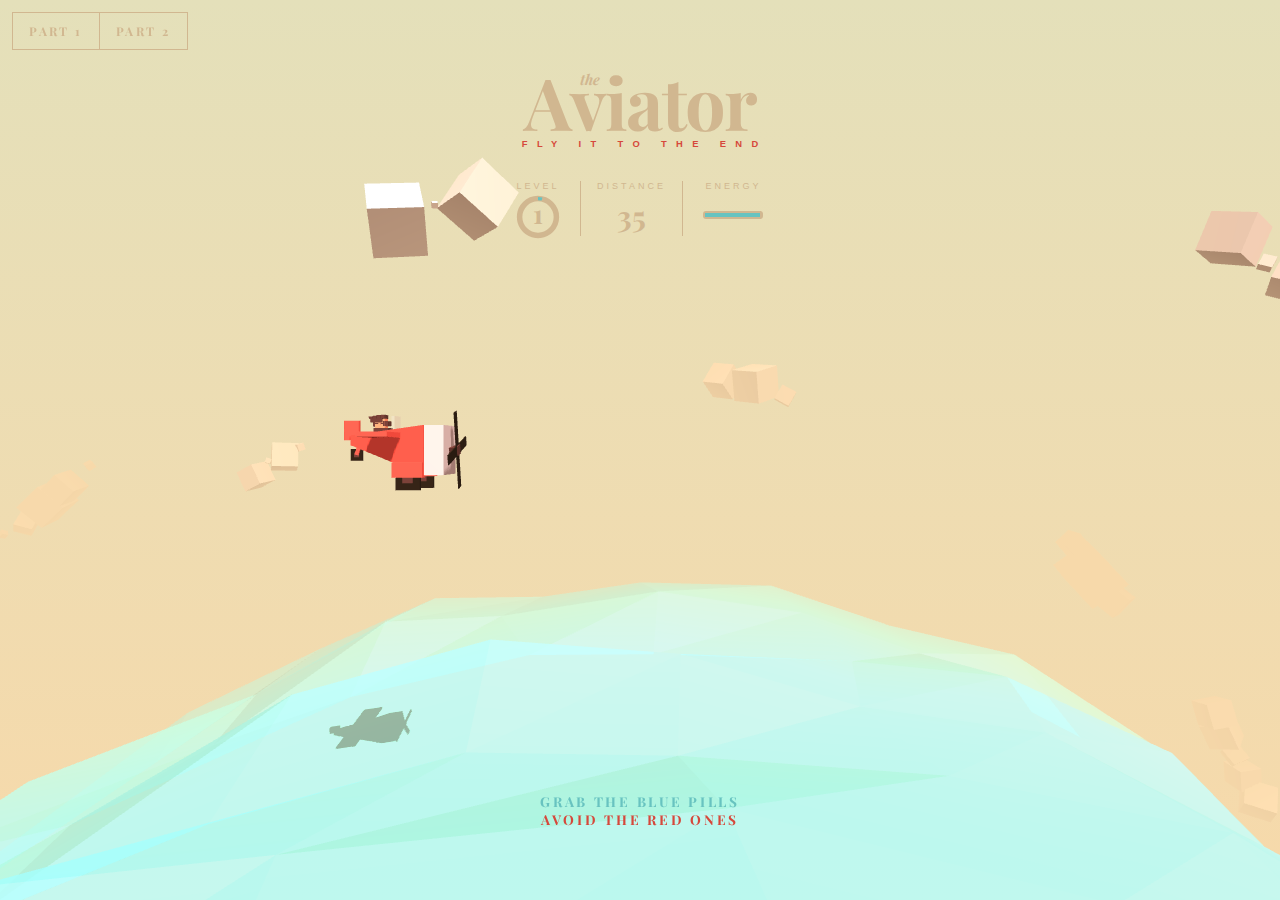
<file: HTM5_3D_flay/index.html>
<html>
<head>
<meta charset="UTF-8" />
<meta http-equiv="X-UA-Compatible" content="IE=edge">
<meta name="viewport" content="width=device-width, initial-scale=1">
<title>HTM5 3D飞机飞行躲避障碍 - 源码之家</title>

<link href='http://fonts.useso.com/css?family=Playfair+Display:400,700,700italic' rel='stylesheet' type='text/css'>
<link rel="stylesheet" type="text/css" href="css/demo.css" />

<!--必要样式-->
<link rel="stylesheet" type="text/css" href="css/game.css" />

<script type="text/javascript" src="js/TweenMax.min.js"></script>
<script type="text/javascript" src="js/three.min.js"></script>
<script type="text/javascript" src="js/game.js" /> </script>
<!--&lt;!&ndash;[if IE]>-->
  <!--<script src="http://html5shiv.googlecode.com/svn/trunk/html5.js"></script>-->
<!--<![endif]&ndash;&gt;-->
</head>
<body>


<div class="game-holder" id="gameHolder">
	<div class="header">
		<h1><span>the</span>Aviator</h1>
		<h2>fly it to the end</h2>
		<div class="score" id="score">
			<div class="score__content" id="level">
				<div class="score__label">level</div>
				<div class="score__value score__value--level" id="levelValue">1</div>
				<svg class="level-circle" id="levelCircle" viewbox="0 0 200 200">
					<circle id="levelCircleBgr" r="80" cx="100" cy="100" fill="none" stroke="#d1b790" stroke-width="24px" />
					<circle id="levelCircleStroke" r="80" cx="100" cy="100" fill="none" #f25346 stroke="#68c3c0" stroke-width="14px" stroke-dasharray="502" />
				</svg>
			</div>
			<div class="score__content" id="dist">
				<div class="score__label">distance</div>
				<div class="score__value score__value--dist" id="distValue">000</div>
			</div>
			<div class="score__content" id="energy">
				<div class="score__label">energy</div>
				<div class="score__value score__value--energy" id="energyValue">
					<div class="energy-bar" id="energyBar"></div>
				</div>
			</div>
		</div>
	</div>
	<div class="world" id="world"></div>
	<div class="message message--replay" id="replayMessage">Click to Replay</div>
	<div class="message message--instructions" id="instructions">Grab the blue pills<span>avoid the red ones</span></div>
</div>
<!-- 主要代码部分 -->


<!-- Demo links -->
<nav class="meta">
	<a class="demo-link" href="part1.html">Part 1</a>
	<a class="demo-link" href="part2.html">Part 2</a>
</nav>
<div style="text-align:center;">
<p>来源:<a href="http://www.mycodes.net/" target="_blank">源码之家</a></p>
</div>

</body>
</html>
</file>
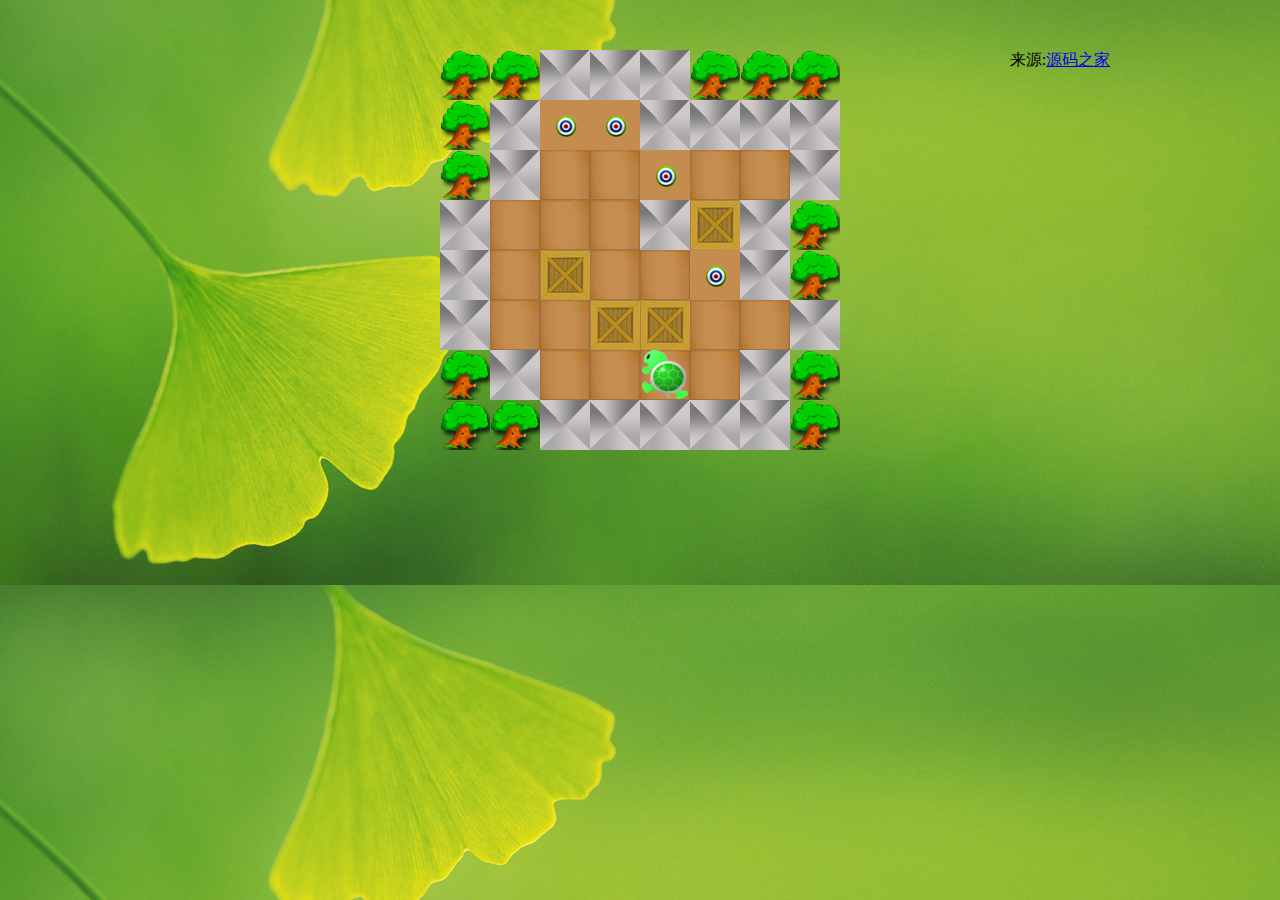
<file: HTML5_boxgames/index.html>
<!DOCTYPE html>
<html lang="en">
<head>
	<meta charset="UTF-8">
	<title>Document</title>
	<style>
		*{
			margin: 0;
			padding: 0;
		}
		body{
			background-image:url('Images/bg2.jpg');
			background-size: 100%;
			background-position: left;
			background-repeat: repeat-y;

		}
		#yxbox{
			padding: 0;
			margin:0 auto;
			margin-top:50px;
			list-style: none;
			position:relative;
		}
		#yxbox li{
			width:50px;
			height:50px;
			float: left;
		}
		#yxbox .pos0{
			background:url('Images/bg_tree.png') no-repeat;
		}
		#yxbox .pos1{
			background:url('Images/wall.jpg') no-repeat;
		}
		#yxbox .pos2{
			background:url('Images/allow_bg.jpg') no-repeat;
		}
		#yxbox .pos3{
			background:url('Images/target.jpg') no-repeat;
		}
		#yxbox .person1,#yxbox .person2,#yxbox .person3,#yxbox .person4{
			width:50px;
			height:50px;
			position:absolute;
			background-image:url('Images/person.png');
			background-repeat: no-repeat;
		}
		#yxbox .box{
			width:50px;
			height:50px;
			position:absolute;
			background-image:url('Images/box.jpg');
			background-repeat: no-repeat;
		}
		#yxbox .person1{
			background-position:0;
		}
		#yxbox .person2{
			background-position: -50px 0;
		}
		#yxbox .person3{
			background-position: -100px 0;
		}
		#yxbox .person4{
			background-position: -150px 0;
		}

	</style>
</head>
<body>
	<ul id="yxbox">
		
	</ul>
	<script>
		BoxYouXi = {
			oP:null,
			history:[],
			target:{},
			boxs:[],
			gk:[
				{
					map:[
						0,0,1,1,1,0,0,0,
						0,1,3,3,1,1,1,1,
						0,1,2,2,3,2,2,1,
						1,2,2,2,1,2,1,0,
						1,2,2,2,2,3,1,0,
						1,2,2,2,2,2,2,1,
						0,1,2,2,2,2,1,0,
						0,0,1,1,1,1,1,0
					],
					boxPos:[
						{x:5,y:3},
						{x:3,y:5},
						{x:2,y:4},
						{x:4,y:5}
					],
					personPos:{x:4,y:6},
				},
				{
					map:[
						0,0,1,1,1,0,0,0,
						0,1,3,3,1,1,1,1,
						0,1,2,2,2,2,2,1,
						1,2,2,2,1,2,2,1,
						1,2,2,1,2,3,2,1,
						1,2,2,2,2,2,2,1,
						1,3,2,2,2,2,1,0,
						0,1,1,1,1,1,1,0
					],
					boxPos:[
						{x:5,y:3},
						{x:3,y:5},
						{x:2,y:4},
						{x:4,y:5}
					],
					personPos:{x:4,y:6},
				}
			],
			createMap:function(gk){
				document.title = '当前第'+(this.num+1)+'关';
				this.colsNum = Math.sqrt(gk.map.length);
				this.oParent.style.width = this.colsNum*50+'px';
				for(var i=0;i<gk.map.length;i++){
					var oLi = document.createElement('li');
					oLi.className = 'pos'+gk.map[i];
					this.oParent.appendChild(oLi);
					if(gk.map[i]==3){
						this.target[oLi.offsetLeft+'_'+oLi.offsetTop] = '1';
					}
				}
				this.createMan(gk);
			},
			createMan:function(gk){
				this.oP = document.createElement('div');
				this.oP.className = 'person2';
				this.oP.x = gk.personPos.x;
				this.oP.y = gk.personPos.y;
				this.oP.style.left = this.oP.x*50+'px';
				this.oP.style.top = this.oP.y*50+'px';
				this.oParent.appendChild(this.oP);
				this.createBox(gk);
			},
			createBox:function(gk){
				for(var i=0;i<gk.boxPos.length;i++){
					var oDiv = document.createElement('div');
					oDiv.className = 'box';
					oDiv.style.left = gk.boxPos[i].x*50+'px';
					oDiv.style.top = gk.boxPos[i].y*50+'px';
					this.oParent.appendChild(oDiv);
					this.boxs.push(oDiv);
				}
			},
			personRun:function(iJons){
				var gk = this.gk[this.num];
				var map = gk.map;
				var x = this.oP.x+iJons.x;
				var y = this.oP.y+iJons.y;
				var bx = x+iJons.x;
				var by = y+iJons.y;
				if(map[this.colsNum*y+x]==1){
					return;
				}
				this.oP.x = x;
				this.oP.y = y;
				this.oP.style.left = this.oP.x*50+'px';
				this.oP.style.top = this.oP.y*50+'px';
				for(var i=0;i<this.boxs.length;i++){
					if(this.impactCheck(this.oP,this.boxs[i])){
						if(map[this.colsNum*by+bx] == 1){
							this.oP.x = x-iJons.x;
							this.oP.y = y-iJons.y;
							this.oP.style.left = this.oP.x*50+'px';
							this.oP.style.top = this.oP.y*50+'px';
							return;
						}
						this.boxs[i].style.left = bx*50+'px';
						this.boxs[i].style.top = by*50+'px';
						for(var n=0;n<this.boxs.length;n++){
							if(this.boxs[i]!=this.boxs[n] && this.impactCheck(this.boxs[i],this.boxs[n])){
								this.oP.x = x-iJons.x;
								this.oP.y = y-iJons.y;
								this.oP.style.left = this.oP.x*50+'px';
								this.oP.style.top = this.oP.y*50+'px';
								this.boxs[i].style.left = (bx-iJons.x)*50+'px';
								this.boxs[i].style.top = (by-iJons.y)*50+'px';
								return;
							}
						}
						if(this.target[this.boxs[i].offsetLeft+'_'+this.boxs[i].offsetTop]){
							this.boxs[i].ok = true;
							var sucLen = 0;
							for(var n=0;n<this.boxs.length;n++){
								if(this.boxs[n].ok){
									sucLen++;
								}
							}
							if(sucLen==this.boxs.length)this.nextLevel();
						}else{
							this.boxs[i].ok = false;
						}
						break;
					}
				}
				if(this.preTmp)this.history.push(this.preTmp);
				this.preTmp = {
					boxPos:[]
				};
				this.preTmp.personPos = {
					x:this.oP.x,
					y:this.oP.y
				}
				for(var i=0;i<this.boxs.length;i++){
					this.preTmp.boxPos[i] = {
						x:this.boxs[i].offsetLeft,
						y:this.boxs[i].offsetTop
					}
				}
				if(this.history.length>20){
					this.history.splice(0,1);
				}
			},
			nextLevel:function(){
				this.history = [];
				this.target = [];
				this.boxs = [];
				this.oParent.innerHTML = '';
				this.num++;
				if(!this.gk[this.num]){
					alert('恭喜你已经通过了所有关卡，可以下山了');
					return false;
				}
				this.createMap(this.gk[this.num]);
			},
			impactCheck:function(obj1,obj2){//碰撞检测
				var l1 = obj1.offsetLeft;
				var t1 = obj1.offsetTop;
				var r1 = l1+obj1.offsetWidth;
				var b1 = t1+obj1.offsetHeight;
				var l2 = obj2.offsetLeft;
				var t2 = obj2.offsetTop;
				var r2 = l2+obj2.offsetWidth;
				var b2 = t2+obj2.offsetHeight;
				if(b1<=t2 || l1>=r2 || t1>=b2 || r1<=l2){
					return false;
				}else{
					return true;
				}
			},
			backPrevStep:function(){
				var prevIndex = this.history.length-1;
				if(!this.history[prevIndex])return;
				var perPos = this.history[prevIndex].personPos;
				var boxPos = this.history[prevIndex].boxPos;
				this.history.splice(prevIndex,1);
				this.oP.x = perPos.x;
				this.oP.y = perPos.y;
				this.oP.style.left = this.oP.x*50+'px';
				this.oP.style.top = this.oP.y*50+'px';
				for(var i=0;i<boxPos.length;i++){
					this.boxs[i].style.left = boxPos[i].x+'px';
					this.boxs[i].style.top = boxPos[i].y+'px';
				}

			},
			ini:function(oParent,num){
				this.num = num;
				this.oParent = oParent;
				var gk = this.gk[num];
				this.createMap(gk);
				var self = this;
				onkeyup = function(ev){
					var oEvent = ev || event;
					switch(oEvent.keyCode){
						case 37://left
							self.oP.className = 'person2';
							self.personRun({x:-1,y:0});
						break;
						case 65://left
							self.oP.className = 'person2';
							self.personRun({x:-1,y:0});
						break;
						case 38://up
							self.oP.className = 'person1';
							self.personRun({x:0,y:-1});
						break;
						case 87://up
							self.oP.className = 'person1';
							self.personRun({x:0,y:-1});
						break;
						case 39://right
							self.oP.className = 'person4';
							self.personRun({x:1,y:0});
						break;
						case 68://right
							self.oP.className = 'person4';
							self.personRun({x:1,y:0});
						break;
						case 40://down
							self.oP.className = 'person3';
							self.personRun({x:0,y:1});
						break;
						case 83://down
							self.oP.className = 'person3';
							self.personRun({x:0,y:1});
						break;
						case 81://上一步
							self.backPrevStep();
						break;
					}
				}
			}
		}
		BoxYouXi.ini(document.getElementById('yxbox'),0);
	</script>
	<div style="text-align:center;">
<p>来源:<a href="http://www.mycodes.net/" target="_blank">源码之家</a></p>
</div>

</body>
</html>
</file>
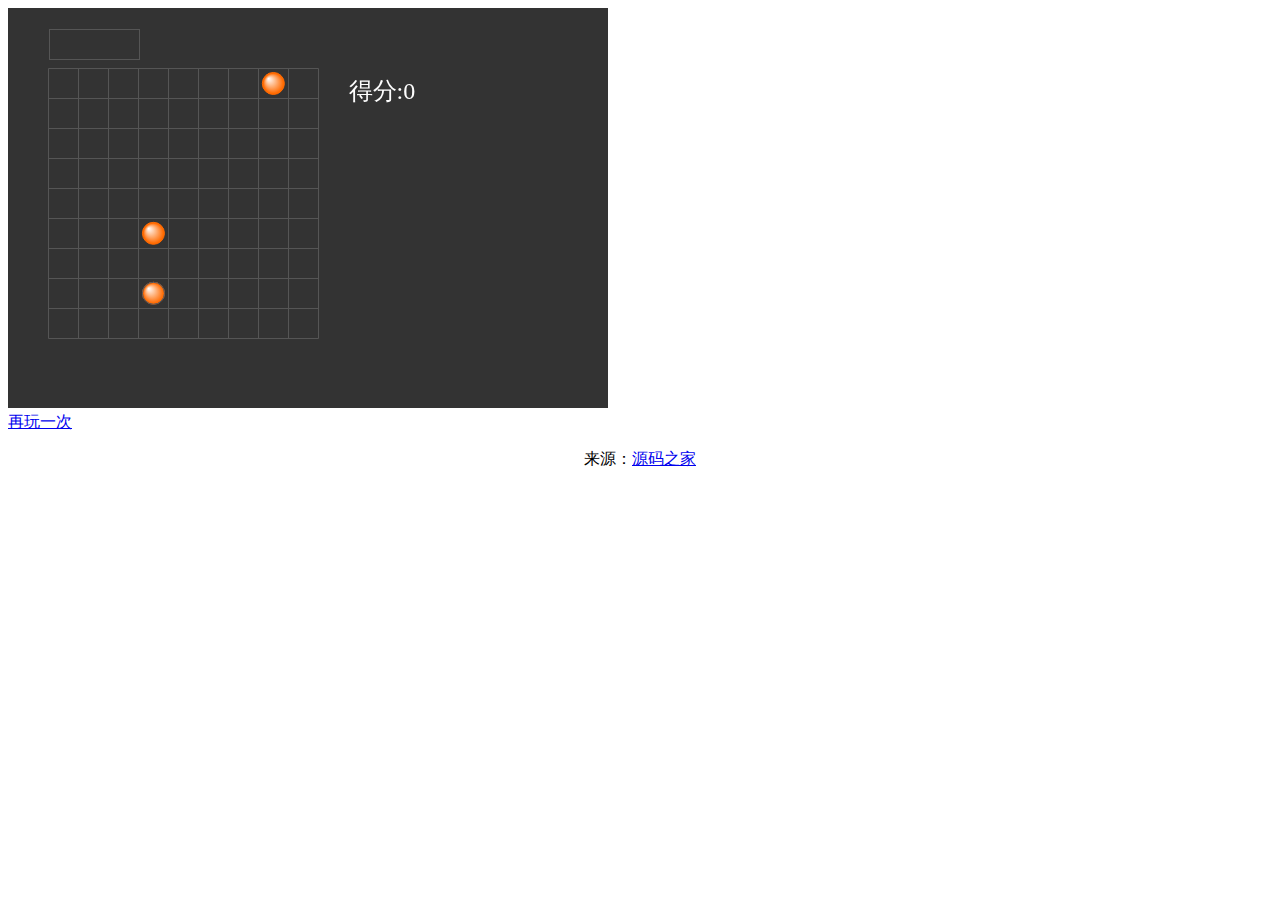
<file: HTML5_fiveColor/index.html>
<!DOCTYPE html>
<html lang="en">
    <head>
        <meta charset="utf-8">
        <title>HTML5五彩连珠小游戏</title>
    </head>
    <body>
    <canvas id="canvas" height="400" width="600" style="background: #333;"></canvas>
    <br /><a href="index.html">再玩一次</a>
    <script type="text/javascript">
        var game = {
            canvas: document.getElementById("canvas"),
            ctx: document.getElementById("canvas").getContext("2d"),
            cellCount: 9,  //九宫格
            cellWidth: 30,  //方格大小
            lineCount: 5,
            mode: 7,
            actions: {},
            play: function (name, action, interval) {
                var me = this;
                this.actions[name] = setInterval(function () {
                    action();
                    me.draw();
                }, interval || 50);
            },
            stop: function (name) {
                clearInterval(this.actions[name]);
                this.draw();
            },
            colors: ["red", "#039518", "#ff00dc", "#ff6a00", "gray", "#0094ff", "#d2ce00"],
            start: function () {
                this.map.init();
                this.ready.init();
                this.draw();
                this.canvas.onclick = this.onclick;
            },
            over: function () {
                alert("GAME OVER");
                this.onclick = function () {
                    return false;
                };
            },
            draw: function () {
                this.ctx.clearRect(0, 0, 400, 600);
                this.ctx.save();
                this.map.draw();
                this.ready.draw();
                this.score.draw();
                this.ctx.restore();
            },
            clicked: null,
            isMoving: function () {
                return this.ready.isMoving || this.map.isMoving;
            },
            onclick: function (e) {
                if (game.isMoving()) {
                    return;
                }
                var px = (e.offsetX || (e.clientX - game.canvas.offsetLeft)) - game.map.startX;
                var py = (e.offsetY || (e.clientY - game.canvas.offsetTop)) - game.map.startY;
                if (px < 0 || py < 0 || px > game.map.width || py > game.map.height) {
                    return;
                }
                var x = parseInt(px / game.cellWidth);
                var y = parseInt(py / game.cellWidth);
                var clicked = game.clicked;
                var bubble = game.map.getBubble(x, y);
                if (bubble.color) {
                    if (clicked) {
                        //同一个泡不做反映
                        if (clicked.x == x && clicked.y == y) {
                            return;
                        }
                        clicked.stop();
                    }
                    clicked = game.clicked = bubble;
                    bubble.play();
                }
                else {
                    if (clicked) {
                        clicked.stop();
                        //移动clicked
                        game.map.move(clicked, bubble);
                    }
                }
                //console.log("x:" + x + " y:" + y);
            },
            getRandom: function (max) {
                return parseInt(Math.random() * 1000000 % (max));
            },
        };
        game.score = {
            basic: 0,
            operate: 0,
            star1: 0,
            star2: 0,
            boom: 0,
            draw: function () {
                var startX = game.cellWidth * 10 + game.map.startX;
                var startY = game.map.startY;
                var ctx = game.ctx;
                ctx.save();
                ctx.translate(startX, startY);
                ctx.clearRect(0, 0, 150, 400);
                ctx.strokeStyle = "#456";
                //ctx.strokeRect(0, 0, 150, 200);
                ctx.font = "24px 微软雅黑";
                ctx.fillStyle = "#fefefe";
                ctx.fillText("得分:" + (this.basic * 5 + this.star1 * 8 + this.star2 * 10 + this.boom * 20), 0, 30);
                ctx.stroke();
                ctx.restore();
            },
            addScore: function (length) {
                switch (length) {
                    case 5:
                        this.basic++;
                        break;
                    case 6:
                        this.star1++;
                        break;
                    case 7:
                        this.star2++;
                        break;
                    default:
                        this.boom++;
                        break;
                }
                this.draw();
            },
        };
        game.ready = {
            startX: 41.5,
            startY: 21.5,
            width: game.cellWidth * 3,
            height: game.cellWidth,
            bubbles: [],
            init: function () {
                this.genrate();
                var me = this;
                me.flyin();
            },
            genrate: function () {
                for (var i = 0; i < 3; i++) {
                    var color = game.colors[game.getRandom(game.mode)];
                    this.bubbles.push(new Bubble(i, 0, color));
                }
                //console.log(this.bubbles);
            },
            draw: function () {
                var ctx = game.ctx;
                ctx.save();
                ctx.translate(this.startX, this.startY);
                ctx.beginPath();
                ctx.strokeStyle = "#555";
                ctx.strokeRect(0, 0, this.width, this.height);
                ctx.stroke();
                //绘制准备的泡
                this.bubbles.forEach(function (bubble) {
                    bubble.draw();
                });

                ctx.restore();
            },
            isMoving: false,
            flyin: function () {
                var emptys = game.map.getEmptyBubbles();
                if (emptys.length < 3) {
                    //GAME OVER
                    game.over();
                    return;
                }
                var me = this;
                var status = [0, 0, 0];
                var times = 1;
                game.play("flyin", function () {
                    if (status[0] && status[1] && status[2]) {
                        game.stop("flyin");
                        me.isMoving = false;
                        status = [0, 0, 0];
                        me.bubbles = [];
                        me.genrate();
                        return;
                    }
                    me.isMoving = true;
                    for (var i = 0; i < me.bubbles.length; i++) {
                        if (status[i]) {
                            continue;
                        }
                        var target = emptys[i];
                        var x2 = target.px + game.map.startX - me.startX;
                        var y2 = target.py + game.map.startY - me.startY;
                        var current = me.bubbles[i];
                        var step = Math.abs(x2 - current.px)/10 || Math.abs(y2 - current.y)/10;
                        if (current.px < x2) {
                            current.py = ((y2 - current.py) / (x2 - current.px)) * step + current.py;
                            current.px += step;
                            if (current.px > x2) {
                                current.px = x2;
                            }
                        }
                        else if (current.px > x2) {
                            current.py = ((y2 - current.py) / (current.px - x2)) * step + current.py;
                            current.px -= step;
                            if (current.px < x2) {
                                current.px = x2;
                            }
                        }
                        else {
                            current.py += step;
                        }
                        if (current.py > y2) {
                            current.py = y2;
                        }
                        if (parseInt(current.px+0.1) == x2 && parseInt(current.py+0.1) == y2) {
                            status[i] = 1;
                            current.x = target.x;
                            current.y = target.y;
                            game.map.addBubble(current);
                            game.map.clearLine(current.x, current.y, current.color, false);
                        }
                    }
                }, 10);

            }
        };
        game.map = {
            startX: 40.5,  //棋盘X坐标
            startY: 60.5,  //棋盘Y坐标
            width: game.cellCount * game.cellWidth,
            height: game.cellCount * game.cellWidth,
            bubbles: [],
            init: function () {
                for (var i = 0; i < game.cellCount; i++) {
                    var row = [];
                    for (var j = 0; j < game.cellCount; j++) {
                        row.push(new Bubble(j, i, null));
                    }
                    this.bubbles.push(row);
                }
            },
            clearLine: function (x1, y1, color, isClick) {
                if (this.isEmpty(x1, y1)) {
                    if (isClick) game.ready.flyin();
                    return;
                };
                //给定一个坐标，看是否有满足的line可以被消除
                //4根线 一  | / \
                //横线
                var current = this.getBubble(x1, y1);
                if (!current.color) {
                    console.log(current);
                }
                var arr1, arr2, arr3, arr4;
                arr1 = this.bubbles[y1];
                arr2 = [];
                for (var y = 0; y < game.cellCount; y++)
                    arr2.push(this.getBubble(x1, y));
                arr3 = [current];
                arr4 = [current];
                for (var i = 1; i < game.cellCount ; i++) {
                    if (x1 - i >= 0 && y1 - i >= 0)
                        arr3.unshift(this.getBubble(x1 - i, y1 - i));
                    if (x1 + i < game.cellCount && y1 + i < game.cellCount)
                        arr3.push(this.getBubble(x1 + i, y1 + i));

                    if (x1 - i >= 0 && y1 + i < game.cellCount)
                        arr4.push(this.getBubble(x1 - i, y1 + i));
                    if (x1 + i < game.cellCount && y1 - i >= 0)
                        arr4.unshift(this.getBubble(x1 + i, y1 - i));
                }
                var line1 = getLine(arr1);
                var line2 = getLine(arr2);
                var line3 = getLine(arr3);
                var line4 = getLine(arr4);
                var line = line1.concat(line2).concat(line3).concat(line4);
                if (line.length < 5) {
                    if (isClick) game.ready.flyin();
                    return;
                }
                else {
                    var me = this;
                    var i = 0;
                    game.play("clearline", function () {
                        if (i == line.length) {
                            game.score.addScore(line.length);
                            game.stop("clearline");
                            me.isMoving = false;
                            //game.ready.flyin();
                            return;
                        }
                        me.isMoving = true;
                        var p = line[i];
                        me.setBubble(p.x, p.y, null);
                        i++;
                    }, 100);
                }
                function getLine(bubbles) {

                    var line = [];
                    for (var i = 0; i < bubbles.length; i++) {
                        var b = bubbles[i];
                        if (b.color == color) {
                            line.push({ "x": b.x, "y": b.y });
                        }
                        else {
                            if (line.length < 5)
                                line = [];
                            else
                                return line;
                        }
                    }
                    if (line.length < 5)
                        return [];
                    return line;
                }
            },
            draw: function () {
                var ctx = game.ctx;
                ctx.save();
                ctx.translate(this.startX, this.startY);
                ctx.beginPath();
                for (var i = 0; i <= game.cellCount; i++) {
                    var p1 = i * game.cellWidth;;
                    ctx.moveTo(p1, 0);
                    ctx.lineTo(p1, this.height);

                    var p2 = i * game.cellWidth;
                    ctx.moveTo(0, p2);
                    ctx.lineTo(this.width, p2);
                }
                ctx.strokeStyle = "#555";
                ctx.stroke();
                //绘制子元素（所有在棋盘上的泡）
                this.bubbles.forEach(function (row) {
                    row.forEach(function (bubble) {
                        bubble.draw();
                    });
                });
                ctx.restore();
            },
            isMoving: false,
            move: function (bubble, target) {
                var path = this.search(bubble.x, bubble.y, target.x, target.y);
                if (!path) {
                    //显示不能移动s
                    //alert("过不去");
                    return;
                }
                //map开始播放当前泡的移动效果
                //两种实现方式，1、map按路径染色，最后达到目的地 2、map生成一个临时的bubble负责展示，到目的地后移除
                //console.log(path);
                var me = this;
                var name = "move_" + bubble.x + "_" + bubble.y;
                var i = path.length - 1;
                var color = bubble.color;
                game.play(name, function () {
                    if (i < 0) {
                        game.stop(name);
                        game.clicked = null;
                        me.isMoving = false;
                        me.clearLine(target.x, target.y, color, true);
                        return;
                    }
                    me.isMoving = true;
                    path.forEach(function (cell) {
                        me.setBubble(cell.x, cell.y, null);
                    });
                    var currentCell = path[i];
                    me.setBubble(currentCell.x, currentCell.y, color);
                    i--;
                }, 50);
            },
            search: function (x1, y1, x2, y2) {
                var history = [];
                var goalCell = null;
                var me = this;
                getCell(x1, y1, null);
                if (goalCell) {
                    var path = [];

                    var cell = goalCell;
                    while (cell) {
                        path.push({ "x": cell.x, "y": cell.y });
                        cell = cell.parent;
                    }
                    return path;
                }
                return null;
                function getCell(x, y, parent) {
                    if (x >= me.bubbles.length || y >= me.bubbles.length)
                        return;
                    if (x != x1 && y != y2 && !me.isEmpty(x, y))
                        return;

                    for (var i = 0; i < history.length; i++) {
                        if (history[i].x == x && history[i].y == y)
                            return;
                    }
                    var cell = { "x": x, "y": y, child: [], "parent": parent };
                    history.push(cell);

                    if (cell.x == x2 && cell.y == y2) {
                        goalCell = cell;
                        return cell;
                    }
                    var child = [];
                    var left, top, right, buttom;
                    //最短路径的粗略判断就是首选目标位置的大致方向
                    if (x - 1 >= 0 && me.isEmpty(x - 1, y))
                        child.push({ "x": x - 1, "y": y });
                    if (x + 1 < me.bubbles.length && me.isEmpty(x + 1, y))
                        child.push({ "x": x + 1, "y": y });
                    if (y + 1 < me.bubbles.length && me.isEmpty(x, y + 1))
                        child.push({ "x": x, "y": y + 1 });
                    if (y - 1 >= 0 && me.isEmpty(x, y - 1))
                        child.push({ "x": x, "y": y - 1 });
                    var distance = [];
                    for(var i=0;i<child.length;i++){
                        var c = child[i];
                        if(c){
                            distance.push({"i":i,"d":Math.abs(x2 - c.x) + Math.abs(y2 - c.y)});
                        }else{
                            distance.push({"i":i,"d":-1});
                        }
                    };
                    distance.sort(function (a, b) { return a.d - b.d });
                    for (var i = 0; i < child.length; i++) {
                        var d = distance[i];
                        var c = child[d.i];
                        if (c) cell.child.push(getCell(c.x, c.y, cell));
                    }
                    return cell;
                }
            },
            getEmptyBubbles: function () {
                var empties = [];
                this.bubbles.forEach(function (row) {
                    row.forEach(function (bubble) {
                        if (!bubble.color) {
                            empties.push(new Bubble(bubble.x, bubble.y));
                        }
                    });
                });
                if (empties.length <= 3) {
                    return [];
                }
                var result = [];
                var useds = [];
                for (var i = 0; i < empties.length; i++) {
                    if (result.length == 3) {
                        break;
                    }
                    var isUsed = false;
                    var ra = game.getRandom(empties.length);
                    for (var m = 0; m < useds.length; m++) {
                        isUsed = ra === useds[m];
                        if (isUsed) break;
                    }
                    if (!isUsed) {
                        result.push(empties[ra]);
                        useds.push(ra);
                    }
                }
                //console.log(useds);
                return result;
            },
            addBubble: function (bubble) {
                var thisBubble = this.getBubble(bubble.x, bubble.y);
                thisBubble.color = bubble.color;
            },
            setBubble: function (x, y, color) {
                this.getBubble(x, y).color = color;
            },
            getBubble: function (x, y) {
                if (x < 0 || y < 0 || x > game.cellCount || y > game.cellCount) return null;
                return this.bubbles[y][x];
            },
            isEmpty: function (x, y) {
                var bubble = this.getBubble(x, y);
                return !bubble.color;
            },
        };
        var Cell = function (x, y) {
            this.x = x;
            this.y = y;
        }
        var Bubble = function (x, y, color) {
            this.x = x;
            this.y = y;
            this.px = game.cellWidth * (this.x + 1) - game.cellWidth / 2;
            this.py = game.cellWidth * (this.y + 1) - game.cellWidth / 2;
            this.color = color;
            this.light = 10;
        };
        Bubble.prototype.draw = function () {
            if (!this.color) {
                return;
            }
            var ctx = game.ctx;
            ctx.beginPath();
            //console.log("x:" + px + "y:" + py);
            var gradient = ctx.createRadialGradient(this.px - 5, this.py - 5, 0, this.px, this.py, this.light);
            gradient.addColorStop(0, "white");
            gradient.addColorStop(1, this.color);
            ctx.arc(this.px, this.py, 11, 0, Math.PI * 2);
            ctx.strokeStyle = this.color;
            ctx.fillStyle = gradient;
            ctx.fill();
            ctx.stroke();
        };
        Bubble.prototype.play = function () {
            var me = this;
            var isUp = true;
            game.play("light_" + this.x + "_" + this.y, function () {
                if (isUp) {
                    me.light += 3;
                }

                if (!isUp) {
                    me.light -= 3;
                }
                if (me.light >= 30) {
                    isUp = false;
                }
                if (me.light <= 10) {
                    isUp = true;
                }
            }, 50);
        };
        Bubble.prototype.stop = function () {
            //this.light = 10;
            var me = this;
            game.stop("light_" + this.x + "_" + this.y);
            game.play("restore_" + this.x + "_" + this.y, function () {
                if (me.light > 10) {
                    me.light--;
                }
                else {
                    me.light = 10;
                    game.stop("restore_" + me.x + "_" + me.y);
                }
            }, 50);
        };
        game.start();
    </script>
	<div style="text-align:center;">
<p>来源：<a href="http://www.mycodes.net/" target="_blank">源码之家</a></p>
</div>
<script src="http://www.mycodes.net/js/tongji.js"></script>
<script src="http://www.mycodes.net/js/youxia.js" type="text/javascript"></script>
</body>
</html>
</file>
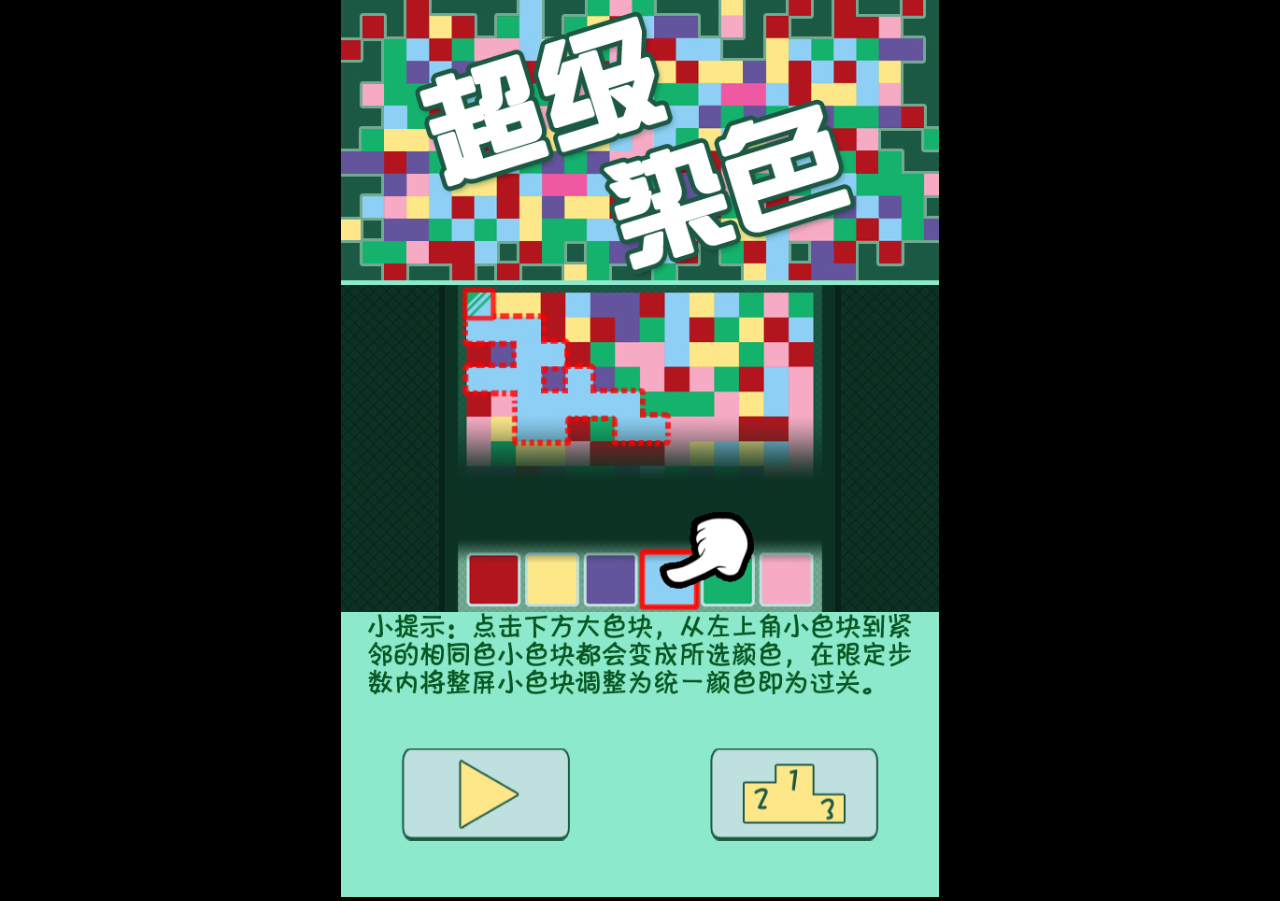
<file: HTML5_SuperColor/index.html>
﻿<!DOCTYPE html>
<html>
	<head>
		<meta charset="UTF-8">
		<meta name="viewport"
			content="width=device-width,user-scalable=no,initial-scale=1.0" />
		<meta name="apple-mobile-web-app-capable" content="yes" />
		<title>超级染色</title>
		<link type="text/css" href="css/game_base.css" rel="stylesheet" />
		<script type="text/javascript" src="js/jquery-2.1.0.min.js"></script>
		<script type="text/javascript" src="js/game_base.js"></script>
		<script type="text/javascript" src="js/createjs-2013.12.12.min.js"></script>
		<script type="text/javascript" src="js/createjs_game.js"></script>
		<script type="text/javascript" src="js/jquery.cookie.js"></script>
		<script type="text/javascript" src="js/main.js"></script>
		<style type="text/css">
.follow {
	z-index: 100;
	position: absolute;
	left: -500px;
	bottom: 0px;
	width: 20%;
	opacity: 0;
}

.follow img {
	width: 100%
}

.moreGames {
	z-index: 100;
	position: absolute;
	bottom: 10px;
	margin-left: auto;
	margin-right: auto;
	width: 100%;
	text-align: center;
}

.moreGames a {
	font: 11px Arial;
	text-decoration: none;
	background-color: #C0C0C0;
	color: #FFFFFF;
	padding: 2px 10px 2px 10px;
	border-radius: 8px;
	-webkit-border-radius: 8px;
}
</style>
	</head>
	<body>
		<canvas id="stage">
		您的浏览器不支持html5, 请换用支持html5的浏览器
		</canvas>
		<script language=javascript>
		var mebtnopenurl = 'http://www.mycodes.net'; //更多游戏链接
		var myscore=0;
		var mylevel=0;
		window.shareData = {
		        "imgUrl": "./img/icon.png", //分享时的图片
		        "timeLineLink": "./index.html",  //分享时的链接
		        "tTitle": "超级染色体", //分享时的title
		        "tContent": "超级染色体" //分享时的内容
		};
				
		function goHome(){
			window.location=mebtnopenurl;
		}
		function clickMore(){
			goHome();
		}
		function dp_share(){
			document.title ="我用了"+score+"步完成了超级染色体，你也来试试吧！";
			document.getElementById("share").style.display="";
			window.shareData.tTitle = document.title;
		}
		function dp_Ranking(){
			window.location=mebtnopenurl;
		}

		function showAd(){
		}
		function hideAd(){
		}
		document.addEventListener('WeixinJSBridgeReady', function onBridgeReady() {
		    
		    WeixinJSBridge.on('menu:share:appmessage', function(argv) {
		        WeixinJSBridge.invoke('sendAppMessage', {
		            "img_url": window.shareData.imgUrl,
		            "link": window.shareData.timeLineLink,
		            "desc": window.shareData.tContent,
		            "title": window.shareData.tTitle
		        }, onShareComplete);
		    });

		    WeixinJSBridge.on('menu:share:timeline', function(argv) {
		        WeixinJSBridge.invoke('shareTimeline', {
		            "img_url": window.shareData.imgUrl,
		            "img_width": "12",
		            "img_height": "12",
		            "link": window.shareData.timeLineLink,
		            "desc": window.shareData.tContent,
		            "title": window.shareData.tTitle
		        }, onShareComplete);
		    });
		}, false);
		</script>
		<div id="share" onclick="shareclick()" style="display: none">
			<img width=100% src="img/share.png" style="position: fixed; z-index: 9999; top: 0; left: 0; display: " ontouchstart="document.getElementById('share').style.display='none';">
		</div>
		<div style="display: none;">
			<script type="text/javascript">
			var myData = {};
			function dp_submitScore(score,level){
				myscore=score;
				mylevel=level
				myData.score = score;
				myData.scoreName = score+"步";
				if(score>5){
					if (confirm("真行,你用了"+score+"步！要不要通知下小伙伴们呢？")){
						dp_share();
					}
					upload();
				}
			}
			function onShareComplete(res) {
				document.location.href = mebtnopenurl;
	        }
			function upload(){
				alert('记录');
			}
			function shareclick(){
				document.getElementById("share").style.display="none";
			}
			</script>
	</body>
</html>
</file>
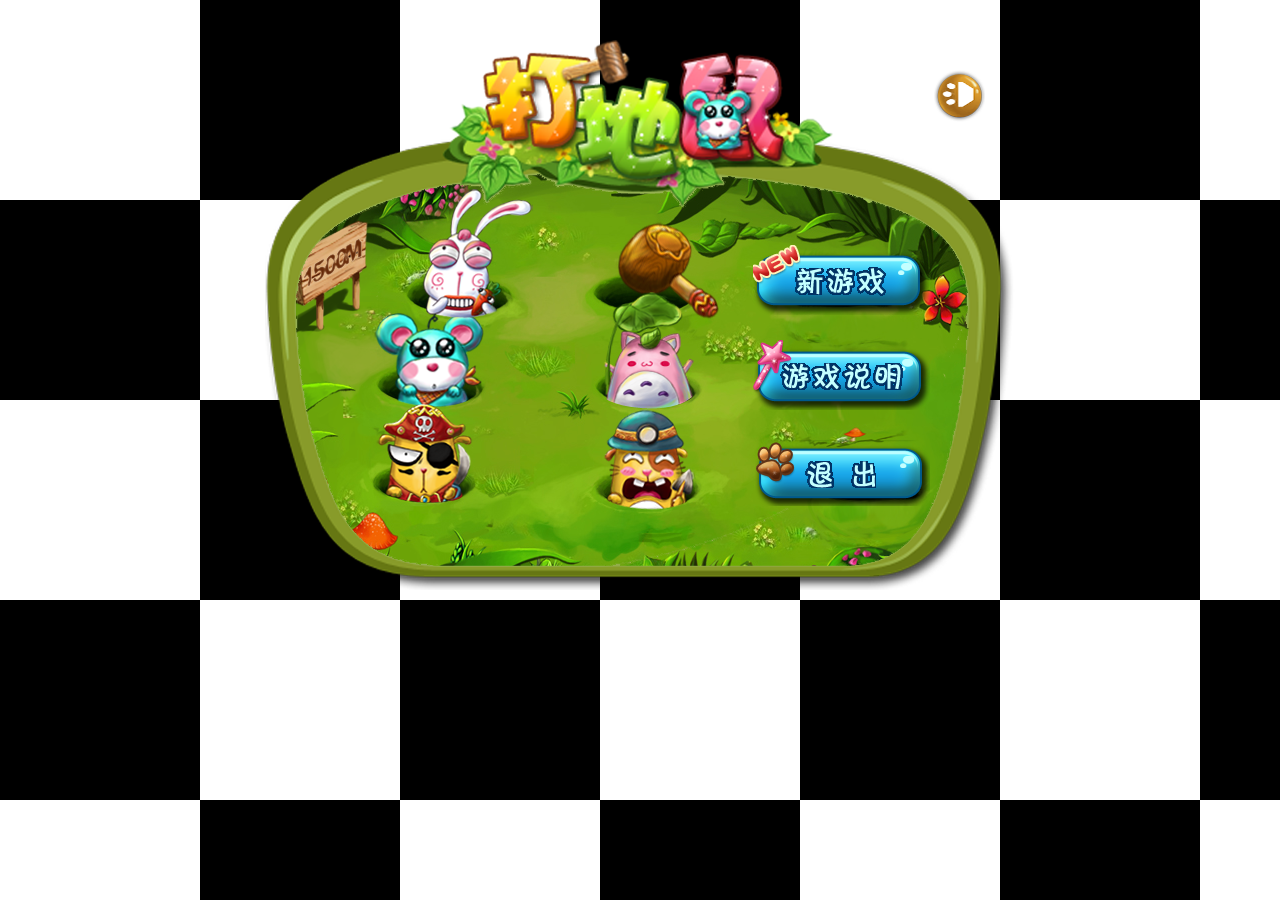
<file: mouseHit_OK/index.html>
<!DOCTYPE HTML>
<html>
	<head>
		<meta http-equiv="Content-Type" content="text/html; charset=UTF-8" />
		<meta charset="UTF-8" />
		<title>HTML5打地鼠小游戏- 源码之家</title>
		<meta name="description" content="这是一个基于HTML5 Canvas和Audio开发的游戏" />
		<meta name="keywords"  content="HTML5,Canvas,HTML5游戏, HTML5版打地鼠" />
		<link type="text/css" rel="stylesheet" href="css/main.css" />
	</head>
	<body>

		<div id="hitmouse">
			<!-- 预备界面 -->
			<div id="gameCover" class="block background">
				<!-- 声音控制按钮 -->
				<a href="javascript:void(0)" id="btnSound" class="icon">&nbsp;</a>
				<!-- 开始 -->
				<a href="javascript:void(0)" id="btnPlay" class="icon">&nbsp;</a>
				<!-- 帮助 -->
				<a href="javascript:void(0)" id="btnHelp" class="icon">&nbsp;</a>
				<!-- 关于我 -->
				<a href="javascript:void(0)" id="btnAboutMe" class="icon">&nbsp;</a>
				<!-- 加载资源 -->
				<span id="progressText"></span>		
			</div>	
			<!-- 帮助界面 -->
			<div id="HelpDiv" >
			  <!-- 帮助图片 -->
			  <img src="images/help.png"/>
			  <a href="javascript:void(0)" id="btnBack" class="icon">&nbsp;</a>
			</div>
			<!-- 游戏主体 -->
			<div id="gameBody" class="block">
				<div id="gameCanvas" class="block">
					<!-- Main背景层 -->
					<canvas width="750" height="550" id="maincanvas"></canvas>
				</div>
				<!-- 分数及暂停按钮 -->
				<div id="numberAndPause" class="block">
					<!-- 分数 -->
					<div id="numberBefore" class="icon"></div>
					<div id="number" ></div>
					<!-- 暂停 -->
					<a href="javascript:void(0)" id="btnPause" class="icon">&nbsp;</a>
				</div>
				<!-- 下一关提示 -->
			  <div id="nextLoding">
					<!-- 分数 -->
					<span id="currentScore"></span>
					<spqn id="requireScore"></span>
		     </div>
			</div>
			<!-- 游戏结束 -->
			<div id="gameOver" class="block">
				<!-- 得分 -->
				<span id="score"></span>
				<!-- 准备 -->
				<a href="javascript:void(0)" id="btnRetry" class="icon">&nbsp;</a>
				<!-- 返回主菜单 -->
				<a href="javascript:void(0)" id="btnBackToMenu" class="icon">&nbsp;</a>			
			</div>
		</div>
		<!--我使用这个框架的代码并不多，主要是工具类使用-->
		<script type="text/javascript" src="myEngine/core/my.js"></script>
		<script type="text/javascript" src="myEngine/component/Component.js"></script>
		<script type="text/javascript" src="myEngine/component/DisplayObject.js"></script>
		<script type="text/javascript" src="myEngine/component/Bitmap.js"></script>
		<script type="text/javascript" src="myEngine/utils/ImageManager.js"></script>
		<script type="text/javascript" src="myEngine/utils/DOM.js"></script>
		<script type="text/javascript" src="myEngine/utils/Math.js"></script>
		<script type="text/javascript" src="myEngine/utils/buzz.js"></script>
		 
		<script type="text/javascript" src="js/resources/images.js"></script>
		<script type="text/javascript" src="js/resources/audios.js"></script>
        <script type="text/javascript" src="js/frames/mouse.js"></script>
        <script type="text/javascript" src="js/frames/star.js"></script>
		<script type="text/javascript" src="js/frames/score.js"></script>
	 	<script type="text/javascript" src="js/classes/Audio.js"></script>
		<script type="text/javascript" src="js/classes/Animation.js"></script>
		<script type="text/javascript" src="js/classes/star.js"></script>	
		<script type="text/javascript" src="js/classes/score.js"></script>			
		<script type="text/javascript" src="js/classes/hammer.js"></script>
		<script type="text/javascript" src="js/classes/mouse.js"></script>
		<script type="text/javascript" src="js/classes/MouseHit.js"></script>
		<script type="text/javascript" src="js/classes/UI.js"></script>
		<script type="text/javascript" src="js/main.js"></script>
		<div style="text-align:center;">
<!--<p>来源：<a href="http://www.mycodes.net/" target="_blank">源码之家</a></p>-->
</div>
	</body>
</html>
</file>
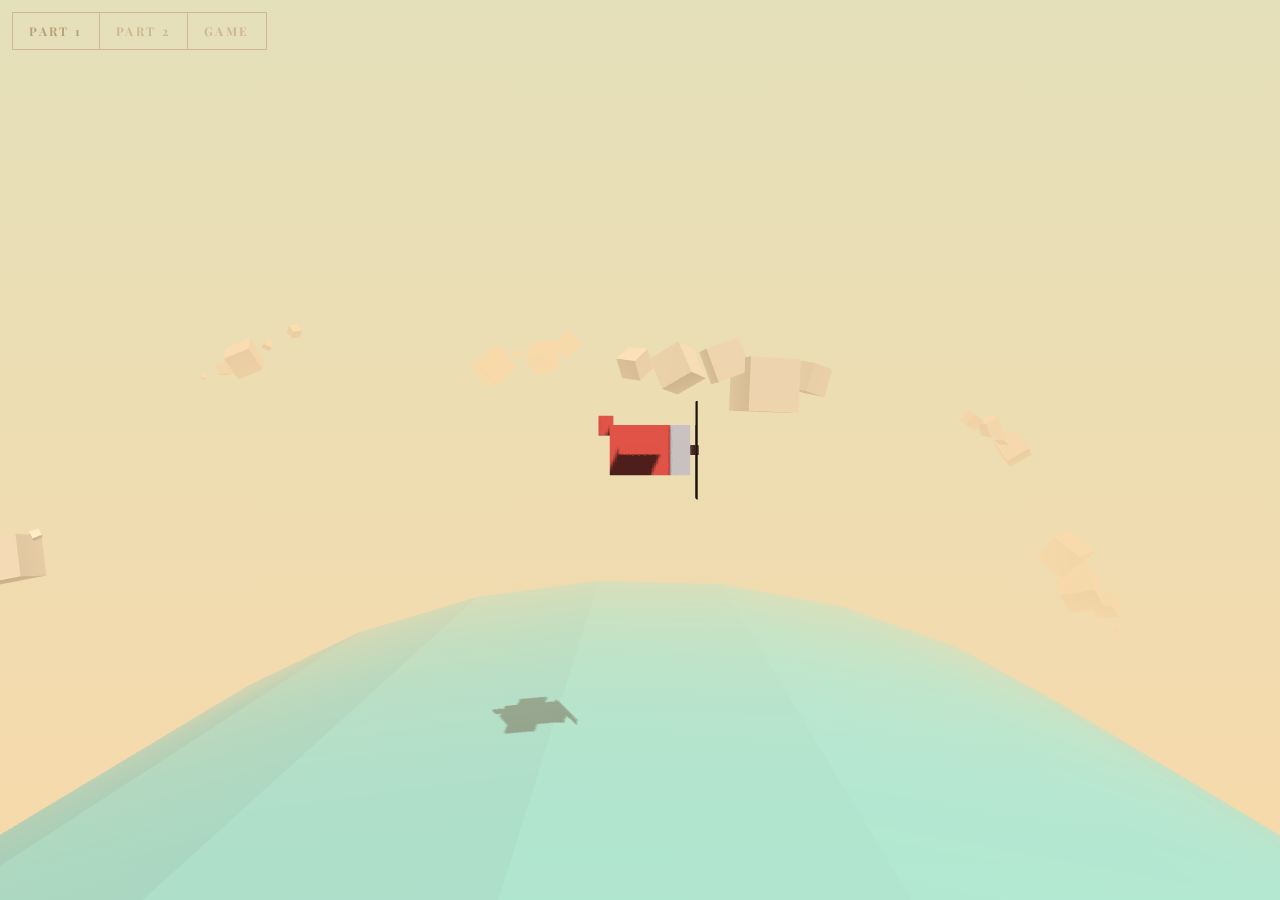
<file: HTM5_3D_flay/part1.html>
<!DOCTYPE html>
<html lang="en" class="no-js">
	<head>
		<meta charset="UTF-8" />
		<meta http-equiv="X-UA-Compatible" content="IE=edge">
		<meta name="viewport" content="width=device-width, initial-scale=1">
		<title>The Aviator: Part 1</title>
		<meta name="description" content="Demo of part 1: The Making of 'The Aviator': Animating a Basic 3D Scene with Three.js" />
		<meta name="keywords" content="three.js, webgl, tutorial, game, 3d, animation, airplane, web development, javascript" />

		<link href='http://fonts.useso.com/css?family=Playfair+Display:400,700,700italic' rel='stylesheet' type='text/css'>
		<link rel="stylesheet" type="text/css" href="css/demo.css" />
		
		<!--必要样式-->
		<link rel="stylesheet" type="text/css" href="css/styles.css" />
		
		<script type="text/javascript" src="js/three.min.js"></script>
		<script type="text/javascript" src="js/main_step1.js"/></script>
		<!--[if IE]>
  		<script src="http://html5shiv.googlecode.com/svn/trunk/html5.js"></script>
		<![endif]-->
	</head>
	<body>
	
		<div class="world" id="world"></div>
		<!-- 主要代码部分 -->
		
		<nav class="meta">
			<a class="demo-link demo-link--current" href="part1.html">Part 1</a>
			<a class="demo-link" href="part2.html">Part 2</a>
			<a class="demo-link" href="index.html">Game</a>
		</nav>
	</body>
</html>
</file>
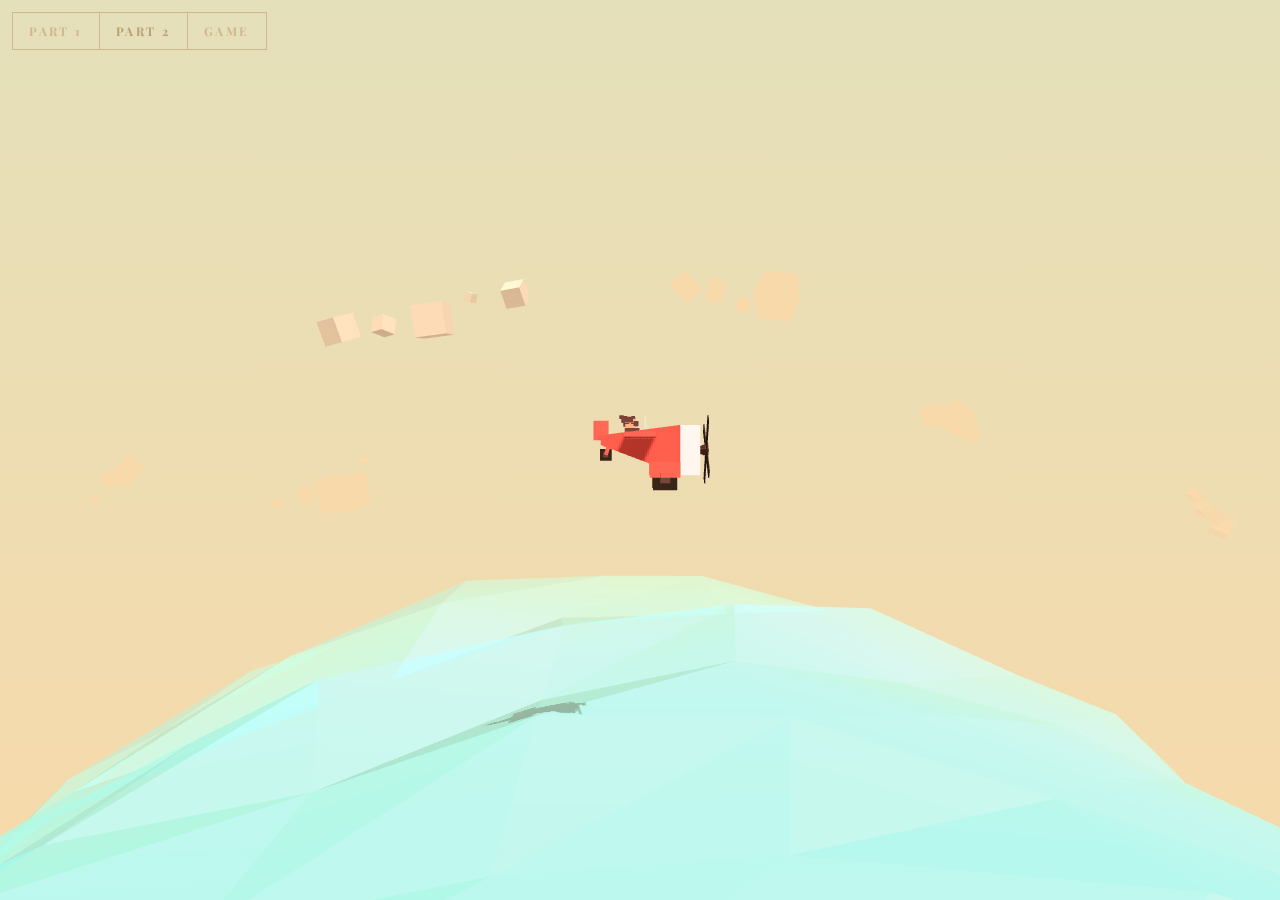
<file: HTM5_3D_flay/part2.html>
<!DOCTYPE html>
<html lang="en" class="no-js">
	<head>
		<meta charset="UTF-8" />
		<meta http-equiv="X-UA-Compatible" content="IE=edge">
		<meta name="viewport" content="width=device-width, initial-scale=1">
		<title>The Aviator: Part 2</title>
		<meta name="description" content="Demo of part 2: The Making of 'The Aviator': Animating a Basic 3D Scene with Three.js" />
		<meta name="keywords" content="three.js, webgl, tutorial, game, 3d, animation, airplane, web development, javascript" />

		<link href='http://fonts.useso.com/css?family=Playfair+Display:400,700,700italic' rel='stylesheet' type='text/css'>
		<link rel="stylesheet" type="text/css" href="css/demo.css" />
		
		<!--必要样式-->
		<link rel="stylesheet" type="text/css" href="css/styles.css" />
		
		<script type="text/javascript" src="js/three.min.js"></script>
		<script type="text/javascript" src="js/main_step2.js"/></script>
		<!--[if IE]>
  		<script src="http://html5shiv.googlecode.com/svn/trunk/html5.js"></script>
		<![endif]-->
		<style>
			body #cdawrap { background: none; border: 1px solid #d1b790; top: auto; bottom: 12px; left: 12px; right: auto; }
		</style>
	</head>
	<body>
	
		<div class="world" id="world"></div>
		<!-- 主要代码部分 -->
		
		<nav class="meta">
			<a class="demo-link" href="part1.html">Part 1</a>
			<a class="demo-link demo-link--current" href="part2.html">Part 2</a>
			<a class="demo-link" href="index.html">Game</a>
		</nav>
		
	</body>
</html>
</file>
<file: HTM5_3D_flay/css/demo.css>
@font-face {
	font-family: 'codropsicons';
	font-weight: normal;
	font-style: normal;
	src: url('../fonts/codropsicons/codropsicons.eot');
	src: url('../fonts/codropsicons/codropsicons.eot?#iefix') format('embedded-opentype'), url('../fonts/codropsicons/codropsicons.woff') format('woff'), url('../fonts/codropsicons/codropsicons.ttf') format('truetype'), url('../fonts/codropsicons/codropsicons.svg#codropsicons') format('svg');
}

*,
*::after,
*::before {
	-webkit-box-sizing: border-box;
	box-sizing: border-box;
}

body {
	font-family: 'Avenir Next', Avenir, 'Helvetica Neue', Helvetica, Arial, sans-serif;
	margin: 0;
	color: #444;
	background: #f6f6f6;
}

a {
	text-decoration: none;
	color: #d1b790;
	outline: none;
}

a:hover,
a:focus {
	color: #bba077;
	outline: none;
}


/* Top Navigation Style */

.meta {
	font-size: 0.75em;
	line-height: 1;
	position: absolute;
	top: 1em;
	left: 1em;
	display: -webkit-flex;
	display: flex;
	-webkit-flex-wrap: wrap;
	flex-wrap: wrap;
	white-space: nowrap;
	border-top: 1px solid #d1b790;
}

.meta::after {
	content: '';
	position: absolute;
	top: 0;
	right: 0;
	width: 1px;
	height: 100%;
	background: #d1b790;
}

.meta a {
	display: block;
	padding: 1em 1.35em;
	border: 1px solid #d1b790;
	border-top: 0;
}

.meta a:not(:last-child) {
	border-right: 0;
}

.codrops-icon {
	width: 4em;
}

.codrops-icon span {
	display: none;
}

.codrops-icon::before {
	font-family: 'codropsicons';
	font-size: 1.15em;
	font-weight: normal;
	font-style: normal;
	font-variant: normal;
	line-height: 1;
	text-transform: none;
	speak: none;
	-webkit-font-smoothing: antialiased;
}

.codrops-icon--drop::before {
	content: '\e001';
	color: #09c;
}

.codrops-icon--prev::before {
	content: '\e004';
}


/* Demo links */

.demo-link {
	font-family: 'Playfair Display';
	font-weight: bold;
	text-align: center;
	letter-spacing: 0.2em;
	text-transform: uppercase;
}

.demo-link--current {
	color: #bba077;
}

@media screen and (max-width:40em) {
	.meta {
		right: 1em;
	}
	.demo-link {
		-webkit-flex: 1;
		flex: 1;
	}
}

/* Styles for sponsor */
body #cdawrap { top: auto; right: auto; bottom: 12px; left: 12px; border: 1px solid #d1b790; background: none; }
.partisan { position: absolute; bottom: 0; left: 0; width: 38em; padding: 4.5em 7.5em 1.5em 5.5em; }
.partisan__bg { position: absolute; bottom: 0; left: 0; width: 100%; height: 100%; pointer-events: none; opacity: 0.5; }
.partisan__link { position: relative; display: -webkit-flex; display: flex; -webkit-justify-content: center; justify-content: center; -webkit-align-items: center; align-items: center; }
.partisan__img, .partisan__title { opacity: 0.85; -webkit-transition: opacity 0.1s; transition: opacity 0.1s; }
.partisan__link:hover .partisan__img, .partisan__link:hover .partisan__title { opacity: 1; }
.partisan__img { max-width: 42%; }
.partisan__title { font-family: 'Playfair Display'; font-weight: bold; position: relative; margin: 0.5em 0 0 0.85em; color: #555d27; }
.partisan__title::before { content: 'Sponsored by:'; font-size: 0.5em; font-weight: bold; position: absolute; bottom: 100%; left: 0; padding: 0 0 1em 0; letter-spacing: 0.25em; text-transform: uppercase; color: #95a534; }
@media screen and (max-width:80em) {
	.partisan { font-size: 76%; }
	.partisan__title::before { font-size: 0.25em; }
}
@media screen and (max-width:60em) {
	.game-holder .message--instructions { bottom: 5.5em; }
	.partisan { width: 100%; height: auto; padding: 1.75em 0.5em 0.5em; text-align: center; background: rgba(190, 215, 48, 0.5); }
	.partisan__bg { display: none; }
	.partisan__img { display: none; }
	.partisan__title { margin: 0; }
	.partisan__title::before { width: 100%; padding: 0 0 0.25em; }
}
</file>
<file: HTM5_3D_flay/css/game.css>
.game-holder {
	position: absolute;
	width: 100%;
	height: 100%;
	background: -webkit-linear-gradient(#e4e0ba, #f7d9aa);
	background: linear-gradient(#e4e0ba, #f7d9aa);
}

.world {
	position: absolute;
	overflow: hidden;
	width: 100%;
	height: 100%;
}

.header {
	position: absolute;
	top: 8vh;
	left: 0;
	width: 100%;
	text-align: center;
	pointer-events: none;
}

.header h1 {
	font-family: 'Playfair Display';
	font-size: 4.5em;
	line-height: 1;
	margin: 0;
	letter-spacing: -0.025em;
	color: #d1b790;
}

.header h1 span {
	font-size: 0.2em;
	font-style: italic;
	display: block;
	margin: 0 0 -1.5em -7em;
	letter-spacing: 0px;
}

.header h2 {
	font-size: 0.585em;
	margin: 0.25em 0;
	white-space: nowrap;
	text-indent: 1em;
	letter-spacing: 1em;
	text-transform: uppercase;
	color: #d6483b;
}

.score {
	width: 100%;
	margin: 2em 0 0;
	text-align: center;
	white-space: nowrap;
}

.score__content {
	position: relative;
	display: inline-block;
	padding: 0 1em;
	vertical-align: top;
}

.score__content:nth-child(2) {
	border-right: 1px solid #d1b790;
	border-left: 1px solid #d1b790;
}

.score__label {
	font-size: 9px;
	position: relative;
	margin: 0 0 0.5em 0;
	text-align: center;
	letter-spacing: 3px;
	text-transform: uppercase;
	color: #d1b790;
}

.score__value {
	font-family: 'Playfair Display';
	font-weight: bold;
	color: #d1b790;
}

.score__value--level {
	font-size: 26px;
}

.score__value--dist {
	font-size: 30px;
}

.level-circle {
	position: absolute;
	left: 50%;
	width: 46px;
	margin: -37px 0 0 -23px;
	-webkit-transform: rotate(-90deg);
	transform: rotate(-90deg);
}

.score__value--energy {
	position: relative;
	width: 60px;
	height: 8px;
	margin-top: 20px;
	border-radius: 3px;
	background-color: #d1b790;
}

.energy-bar {
	position: absolute;
	top: 0;
	right: 0;
	bottom: 0;
	left: 0;
	margin: 2px;
	background-color: #f25346;
	-webkit-animation-name: none;
	animation-name: none;
	-webkit-animation-duration: 150ms;
	animation-duration: 150ms;
	-webkit-animation-iteration-count: infinite;
	animation-iteration-count: infinite;
}

.message {
	font-weight: bold;
	position: absolute;
	left: 0;
	width: 100%;
	text-align: center;
	text-transform: uppercase;
	pointer-events: none;
}

.message--replay {
	font-size: 1.25vw;
	bottom: 40vh;
	display: none;
	text-indent: 0.5em;
	letter-spacing: 0.5em;
	color: #d1b790;
}

.message--instructions {
	font-family: 'Playfair Display';
	font-size: 0.85em;
	bottom: 8vh;
	letter-spacing: 0.2em;
	color: #68c3c0;
}

.message--instructions span {
	display: block;
	color: #d6483b;
	white-space: nowrap;
}

@-webkit-keyframes blinking {
	0% { opacity: 1; }
	50% { opacity: 0; }
	100% { opacity: 1; }
}

@keyframes blinking {
	0% { opacity: 1; }
	50% { opacity: 0; }
	100% { opacity: 1; }
}

@media screen and (max-width: 40em) {
	.header {
		font-size: 0.75em;
		top: 6.5em;
	}
	.header h2 {
		letter-spacing: 0.65em;
	}
}
</file>
<file: HTML5_SuperColor/css/game_base.css>
html,body,canvas {
	margin: 0px;
	padding: 0px;
	border:none;
	text-align: center;
	background-color: black;
}

canvas {
	background-color: white;
}

#lbFrame {
	border: none;
	top: 0px;
	left: 0px;
	position: absolute;
	z-index: 999;
}

.closeIframe {
	position: absolute;
	top: 4px;
	right: 4px;
	z-index: 999;
	display: none;
	width: 40px;
	height: 40px;
	-moz-border-radius: 100px;
	-webkit-border-radius: 100px;
	border-radius: 100px;
	background-color: #333;
	color: #FFF;
	border: 2px solid #FFF;
	font-size: 26px;
	font-weight: bold;
	line-height: 40px;
	overflow: hidden;
	font-family: Arial, Helvetica, sans-serif;
}
</file>
<file: mouseHit_OK/css/main.css>
@charset "utf-8";
/**
 * 公共样式
 */
*{
	margin: 0px;
	padding: 0px;
	border: 0px;
}
body {
	background-image:url(../images/gongge0.5.gif);
	color: #000000;
	font-size: 14px;
	font-family: 'Arial Unicode MS', Verdana, Arial, Helvetica, sans-serif;
}
ul, ol {
	list-style-type: none;
}
input, textarea, select {
	vertical-align: middle;
	font-size: 14px;
	padding: 2px;
	font-family: 'Arial Unicode MS', Verdana, Arial, Helvetica, sans-serif;
}
a, a:hover {
	text-decoration: none;
}

/**
 * main page
 */
#hitmouse{
	position:relative;
	margin:40px auto;
	width:750px;
	height:550px;
}
#hitmouse .background {
    background-image:url(../images/set_board.png);
	background-repeat:no-repeat;
}
#hitmouse .icon {
	background-image: url(../images/icon.png);
	background-repeat: no-repeat;
}

#hitmouse .block {
	position: absolute;
	left: 0px;
	top: 0px;
	width: 750px;
	height: 550px;
}

/**
 * 预备界面
 */
#gameCover {
	background-position: 0px 0px;
}
#btnSound {
	display: block;
	position: absolute;
	right: 30px;
	top: 30px;
	width: 52px;
	height: 52px;
	background-position: -331px -132px;	
}
#btnSound.disabled {

	background-position: -331px -80px;
}

#btnPlay {
	display: block;
	position: absolute;
	right: 85px;
	top: 205px;
	width:180px;
	height:70px;
	background-position: -12px -693px;
}
#btnPlay:hover {
	background-position: -192px -693px;
}

#btnHelp {
	display: block;
	position: absolute;
	right: 85px;
	top: 300px;
	width: 180px;
	height: 70px;
	background-position: -12px -620px;
}
#btnHelp:hover {
	background-position: -191px -620px;
}
#btnAboutMe {
	display: block;
	position: absolute;
	right: 85px;
	top: 400px;
	width: 180px;
	height: 70px;
	background-position: -14px -835px;
}
#btnAboutMe:hover {
	background-position: -194px -835px;
}
/**
 *进度条
*/
#progressText {
	display: block;
	position: absolute;
	right:185px;
	top: 480px;
}
/**
 *  帮助界面
 */
#HelpDiv{
   display:none;
   position:absolute;
   left:5px;
   top:20px;
}
#btnBack {
	display: block;
	position: absolute;
	right: 254px;
	top:380px;
	width:200px;
	height:70px;
	background-position: -21px -914px;
}
#btnBack:hover {
	background-position: -227px -916px;
}

/**
 * 游戏主体
 */
#gameBody {
	display: none;
}
#gameCanvas canvas {
	position: absolute;
	left: 0px;
	top: 0px;
}
#btnPause {
	display: block;
	position: absolute;
	right: 30px;
	top: 30px;
	width: 57px;
	height: 57px;
	background-position: -326px -195px;
}
#btnPause.disabled {
    right:28px;
	top:32px;
	background-position: -392px -198px;
}
#numberBefore{
	position: absolute;
	left: 442px;
	top: 159px;
	width: 80px;
	height: 40px;
	background-position: -22px -158px;
}
#number {
	position: absolute;
	left: 528px;
	top: 132px;
	width: 136px;
	height: 38px;
}
#number span {
	
	width: 16px;
	height: 36px;
	background-image: url(../images/icon.png);
	background-repeat: no-repeat;
	float: left;
	margin: 30px 3px 0px 0px;
}
#number .number0 {
	background-position: -24px -213px;
}
#number .number1 {
	background-position: -43px -213px;
}
#number .number2 {
	background-position: -59px -213px;
}
#number .number3 {
	background-position: -78px -213px;
}
#number .number4 {
	background-position: -96px -213px;
}
#number .number5 {
	background-position: -114px -213px;
}
#number .number6 {
	background-position: -132px -213px;
}
#number .number7 {
	background-position: -150px -213px;
}
#number .number8 {
	background-position: -168px -213px;
}
#number .number9 {
	background-position: -186px -213px;
}
#nextLoding{
    display:none;
  	position:relative;
	width: 644px;
	height: 204px;
	left: 56px;
	top: 248px;
	background-image:url(../images/next.png);
	background-repeat:no-repeat;
	cursor:pointer;
}
#currentScore{
  position:absolute;
    left:323px;
  top:41px;
  width:225px;
  height:43px;
  line-height: 33px;
	font-size: 26px;
	font-weight:bold;
	color: #ffb34a;
}
#requireScore{
  position:absolute;
  left:323px;
  top:82px;
  width:225px;
  height:47px;
  line-height: 33px;
	font-size: 26px;
	font-weight:bold;
	color: #ffb34a;
}


/**
 * 游戏结束
 */
#gameOver {
	display: none;
	background-image:url(../images/bg_gameover.png);
	background-repeat:no-repeat;
}
#name, #score {
	display: block;
	position: absolute;
	left: 204px;
	top: 465px;
	height: 33px;
	line-height: 33px;
	font-size: 26px;
	font-weight:bold;
	color: #ffb34a;
	width: 346px;
}
#score {
	top: 328px;
}
#btnRetry {
	display: block;
	position: absolute;
	left: 188px;
	top: 385px;
	width: 177px;
	height: 74px;
	background-position: -15px -763px;
}
#btnRetry:hover {
	background-position: -193px -763px;
}
#btnBackToMenu {
	display: block;
	position: absolute;
	right: 162px;
	top:395px;
	width:200px;
	height:65px;
	background-position: -21px -914px;
}
#btnBackToMenu:hover {
	background-position: -227px -916px;
}
</file>
<file: HTM5_3D_flay/css/styles.css>
.world {
	position: absolute;
	width: 100%;
	height: 100%;
	overflow: hidden;
	background: -webkit-linear-gradient(#e4e0ba, #f7d9aa);
	background: linear-gradient(#e4e0ba, #f7d9aa);
}
</file>
